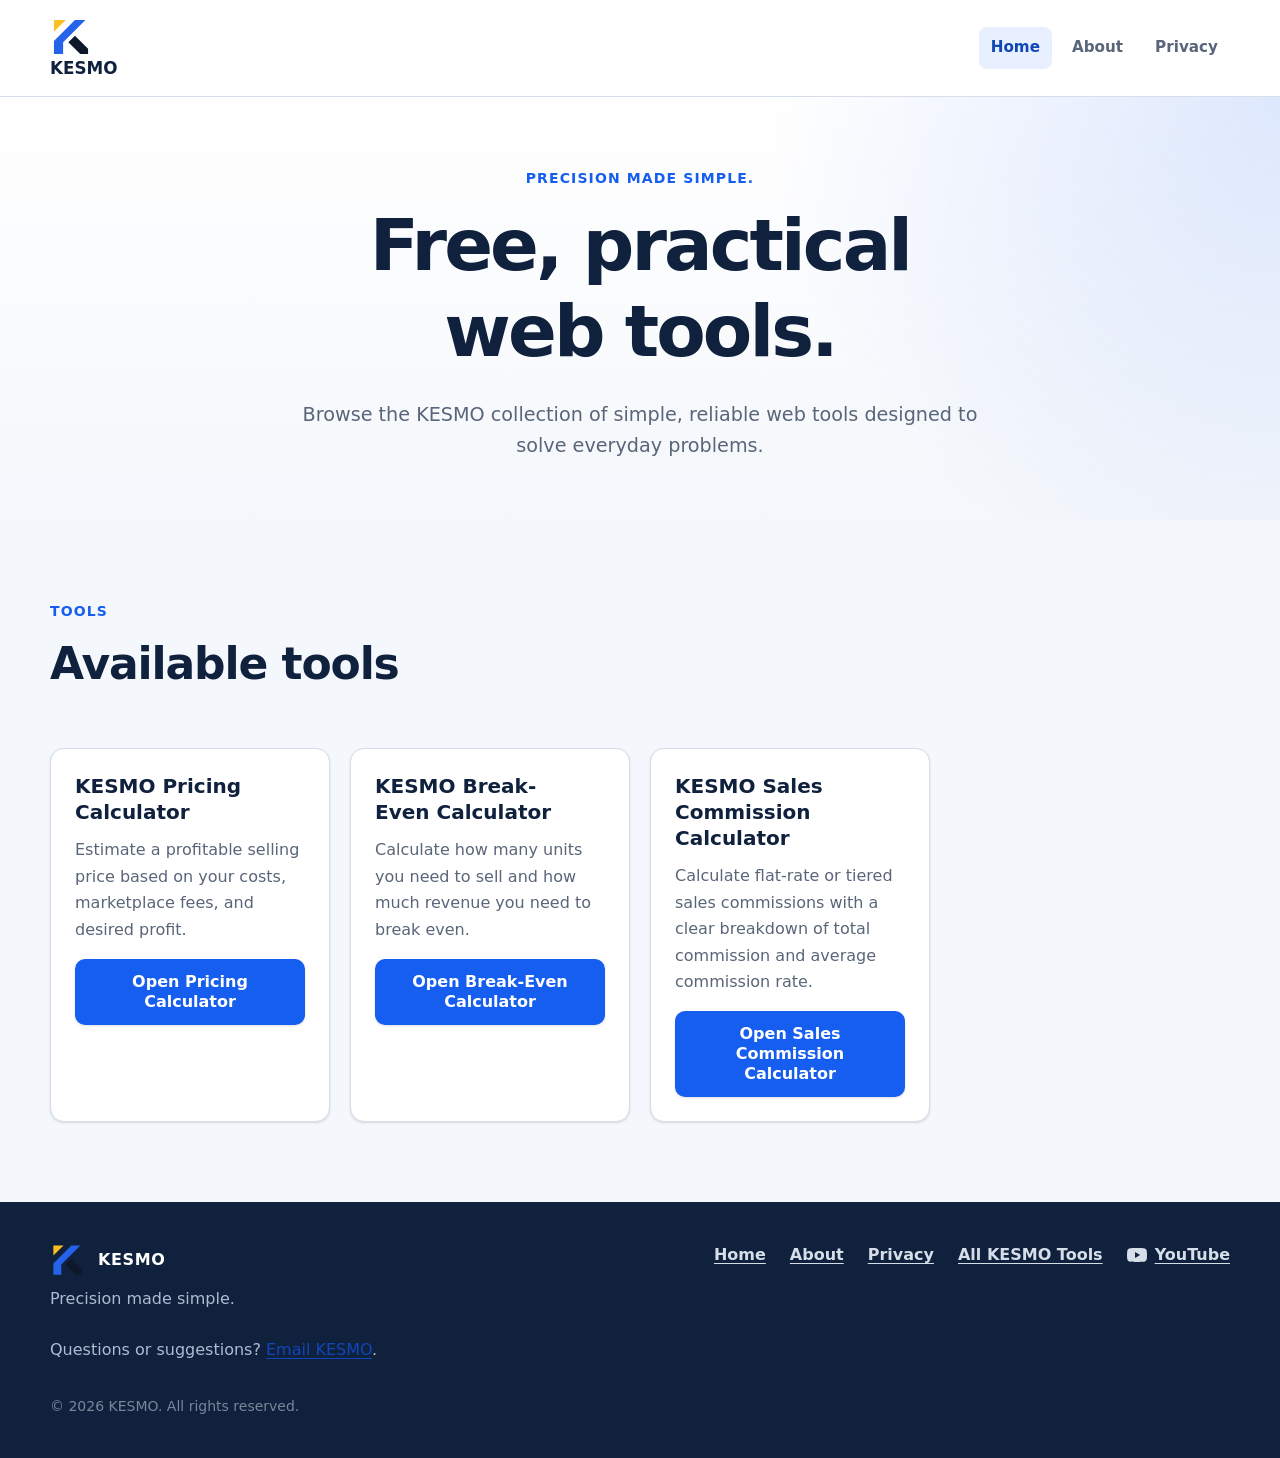
<file: index.html>
<!DOCTYPE html>
<html lang="en">
<head>
  <meta charset="utf-8">

  <meta
    name="viewport"
    content="width=device-width, initial-scale=1"
  >

  <title>KESMO | Free, Practical Web Tools</title>

  <meta
    name="description"
    content="Browse free, practical KESMO web tools designed to solve everyday problems with speed, clarity, and reliability."
  >

  <meta name="author" content="KESMO">
  <meta name="theme-color" content="#155eef">

  <link
    rel="canonical"
    href="https://kesmoworks.github.io/"
  >

  <meta property="og:type" content="website">
  <meta property="og:site_name" content="KESMO">
  <meta property="og:locale" content="en_US">
  <meta property="og:title" content="KESMO | Free, Practical Web Tools">

  <meta
    property="og:description"
    content="Browse free, practical web tools designed to solve everyday problems."
  >

  <meta
    property="og:url"
    content="https://kesmoworks.github.io/"
  >

  <meta
    property="og:image"
    content="https://kesmoworks.github.io/assets/branding/kesmo-social-share.png"
  >

  <meta
    property="og:image:alt"
    content="KESMO — Precision made simple."
  >

  <!-- X continues to use the established Twitter Card metadata names. -->
  <meta name="twitter:card" content="summary_large_image">

  <meta
    name="twitter:title"
    content="KESMO | Free, Practical Web Tools"
  >

  <meta
    name="twitter:description"
    content="Browse free, practical web tools designed to solve everyday problems."
  >

  <meta
    name="twitter:image"
    content="https://kesmoworks.github.io/assets/branding/kesmo-social-share.png"
  >

  <meta
    name="twitter:image:alt"
    content="KESMO — Precision made simple."
  >

  <link
    rel="icon"
    href="assets/branding/favicon.svg"
    type="image/svg+xml"
  >

  <link rel="stylesheet" href="styles.css">

  <meta name="google-site-verification" content="y9FbTKrU1-zomnUh6evbxn5hYtoQRTHWEYFOfh0wg40" />

  <script type="application/ld+json">
    {
      "@context": "https://schema.org",
      "@type": "WebSite",
      "name": "KESMO",
      "description": "Free, practical web tools designed to solve everyday problems.",
      "url": "https://kesmoworks.github.io/",
      "publisher": {
        "@type": "Organization",
        "name": "KESMO",
        "url": "https://kesmoworks.github.io/",
        "logo": {
          "@type": "ImageObject",
          "url": "https://kesmoworks.github.io/assets/branding/logo.svg"
        }
      }
    }
  </script>

  <script src="components.js" defer></script>
  <script src="script.js" defer></script>
</head>

<body>
  <div id="site-header"></div>

  <main id="main-content">
    <div
      id="page-hero"
      data-eyebrow="Precision made simple."
      data-title="Free, practical web tools."
      data-description="Browse the KESMO collection of simple, reliable web tools designed to solve everyday problems."
    ></div>

    <section
      class="content-section"
      aria-labelledby="tools-heading"
    >
      <div class="page-container content-container">
        <div class="section-heading">
          <p class="section-label">
            Tools
          </p>

          <h2 id="tools-heading">
            Available tools
          </h2>
        </div>

        <div class="feature-grid">
          <article class="feature-card">
            <h3>
              KESMO Pricing Calculator
            </h3>

            <p>
              Estimate a profitable selling price based on your costs,
              marketplace fees, and desired profit.
            </p>

            <p>
              <a
                class="button button-primary"
                href="https://kesmoworks.github.io/pricing-calculator/"
              >
                Open Pricing Calculator
              </a>
            </p>
          </article>

          <article class="feature-card">
            <h3>
              KESMO Break-Even Calculator
            </h3>

            <p>
              Calculate how many units you need to sell and how much
              revenue you need to break even.
            </p>

            <p>
              <a
                class="button button-primary"
                href="https://kesmoworks.github.io/break-even-calculator/"
              >
                Open Break-Even Calculator
              </a>
            </p>
          </article>
<article class="feature-card">
  <h3>
    KESMO Sales Commission Calculator
  </h3>

  <p>
    Calculate flat-rate or tiered sales commissions with a clear
    breakdown of total commission and average commission rate.
  </p>

  <p>
    <a
      class="button button-primary"
      href="https://kesmoworks.github.io/sales-commission-calculator/"
    >
      Open Sales Commission Calculator
    </a>
  </p>
</article>

        </div>
      </div>
    </section>
  </main>

  <div id="site-footer"></div>

  <noscript>
    <div class="noscript-message">
      This website works without JavaScript, but shared navigation
      may be unavailable.
    </div>
  </noscript>
</body>
</html>
</file>
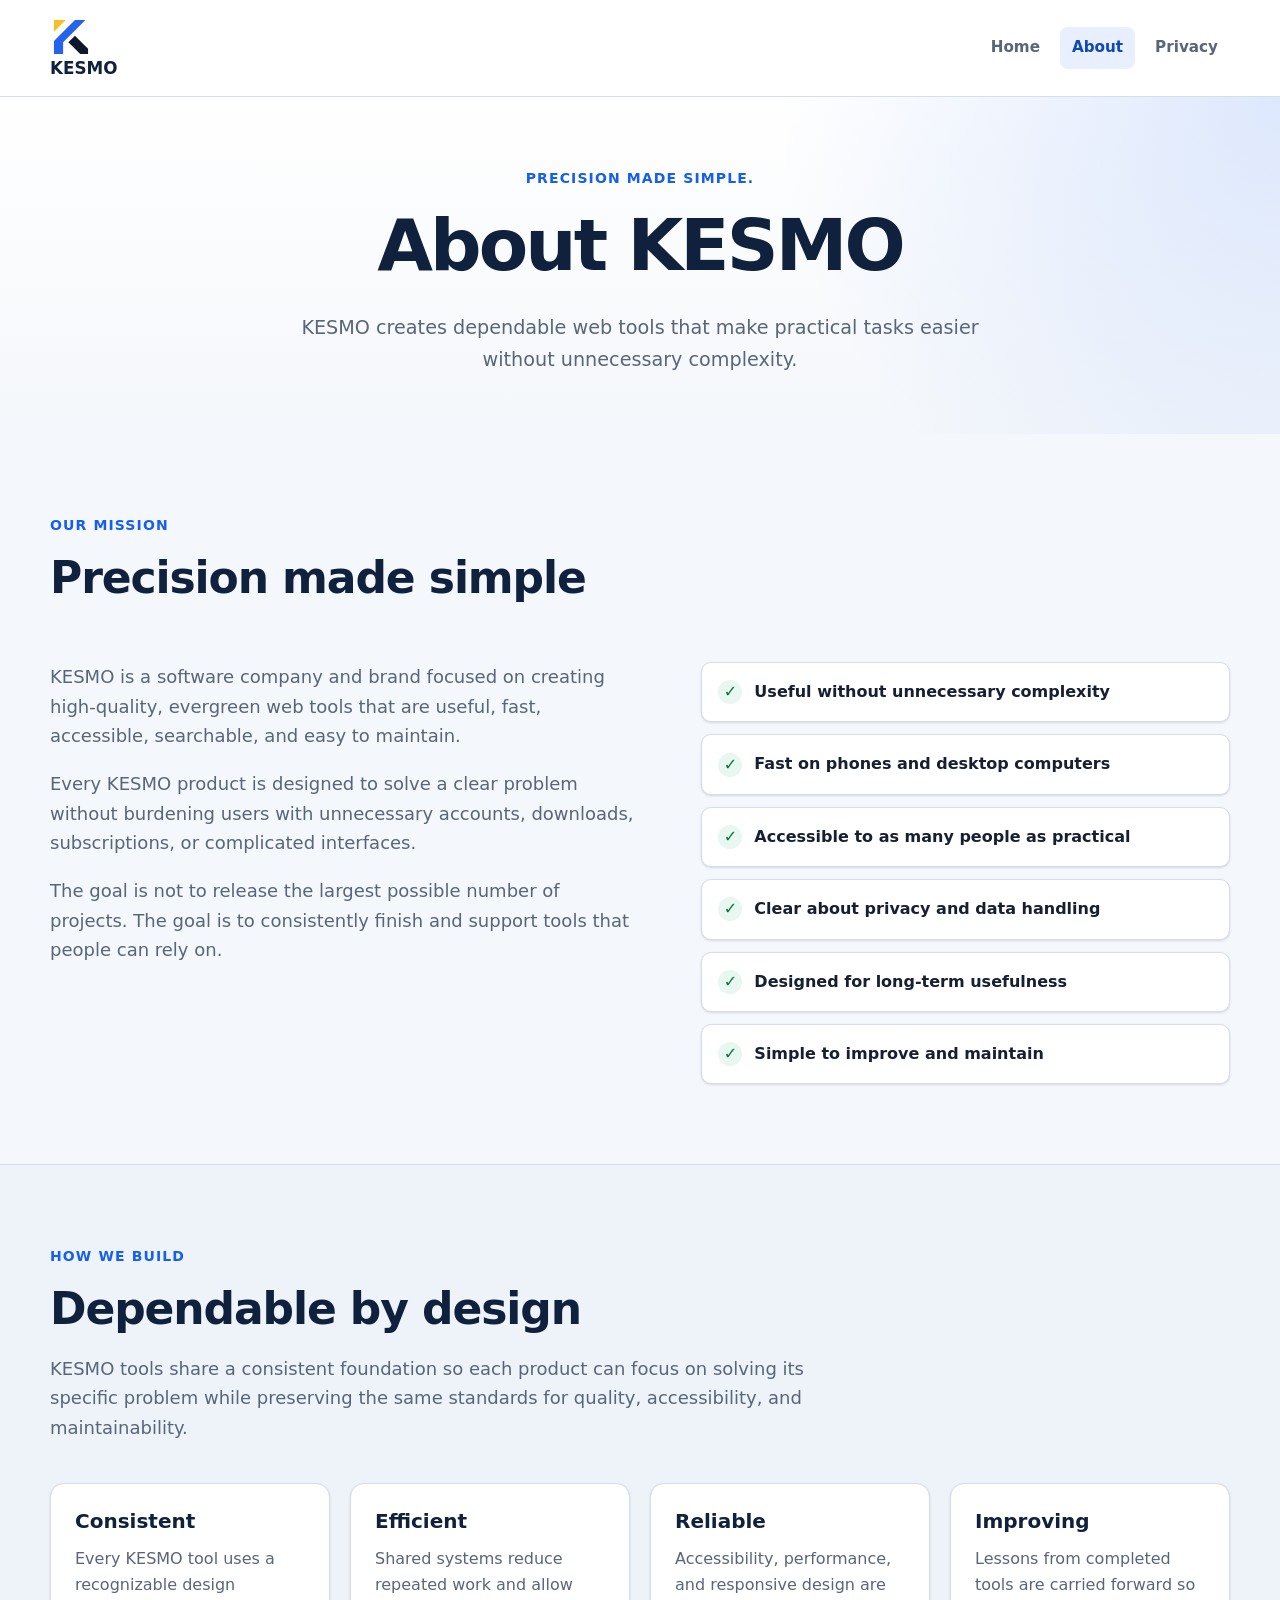
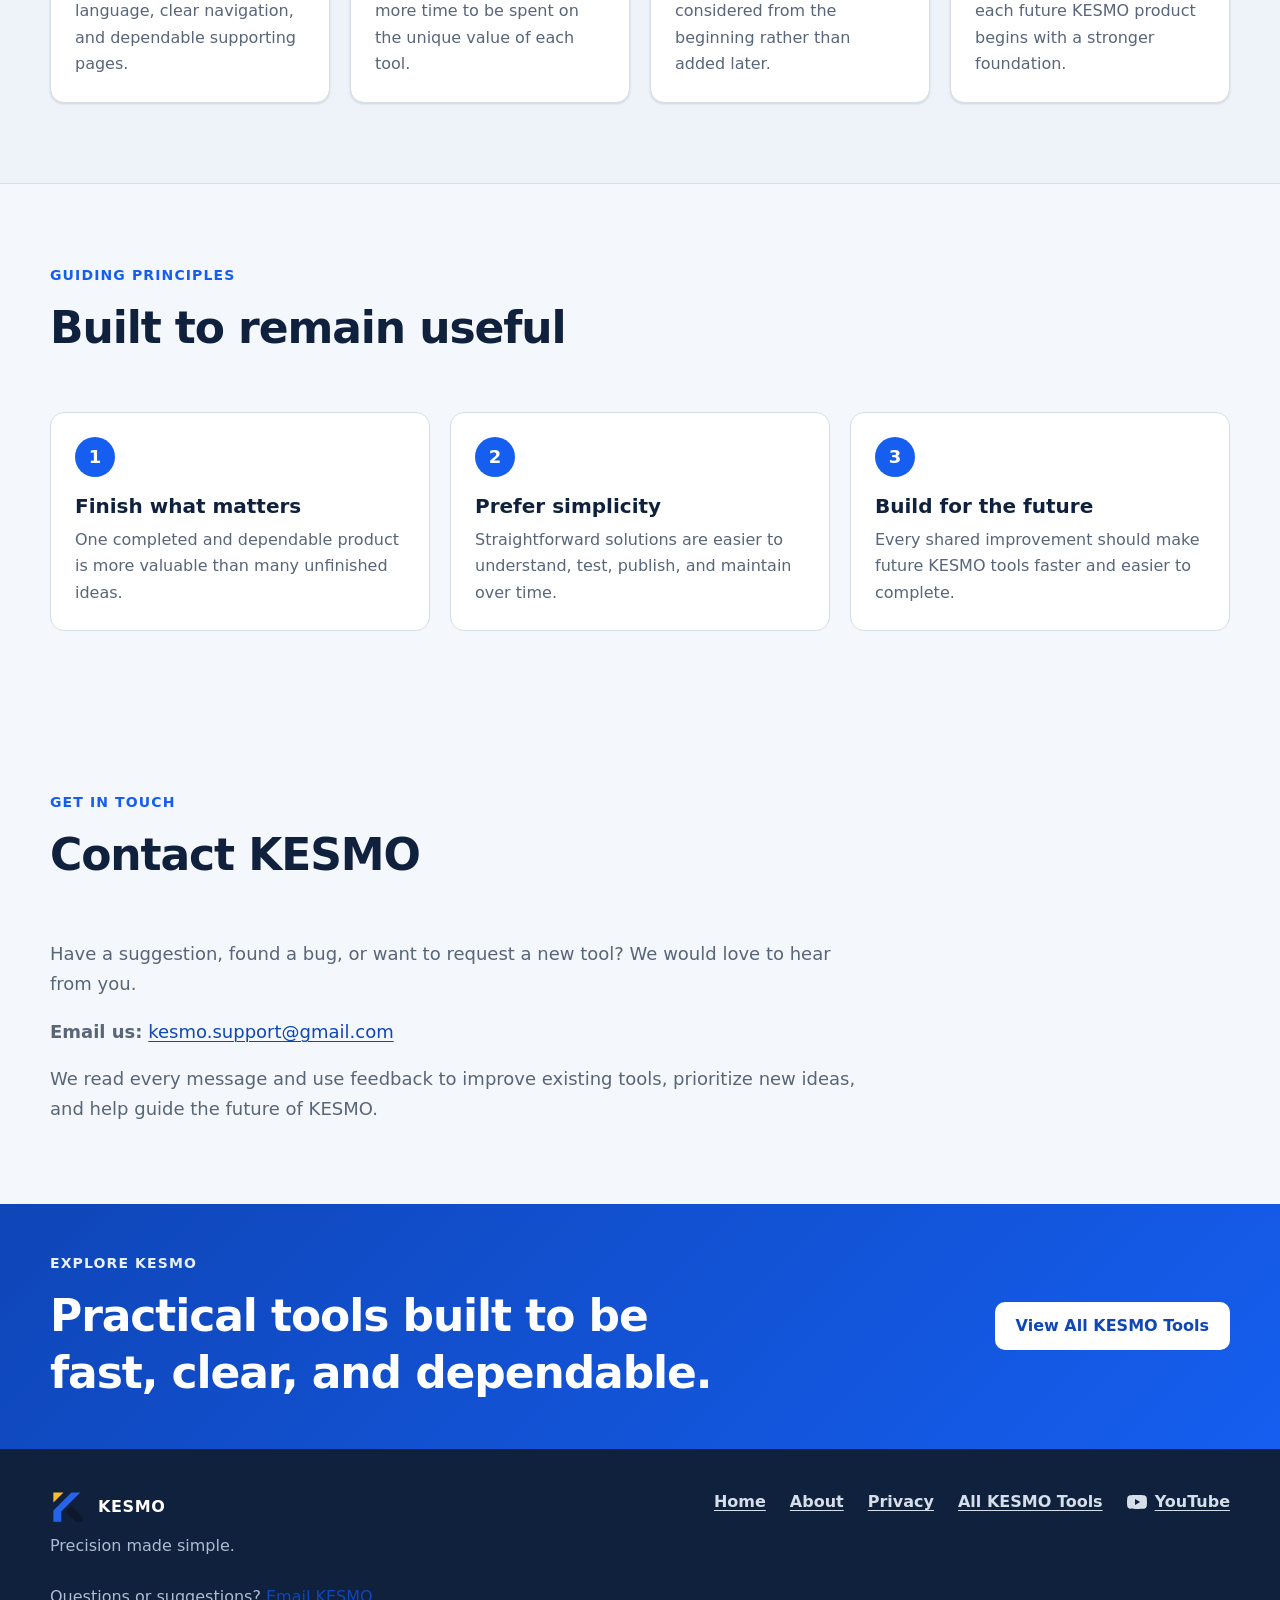
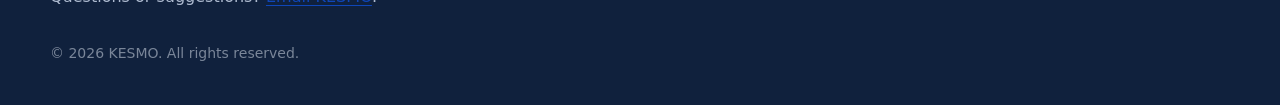
<file: about.html>
<!DOCTYPE html>
<html lang="en">
<head>
  <meta charset="utf-8">

  <meta
    name="viewport"
    content="width=device-width, initial-scale=1"
  >

  <title>About KESMO | Precision Made Simple</title>

  <meta
    name="description"
    content="Learn about KESMO and our approach to building simple, dependable, accessible web tools for everyday problems."
  >

  <meta name="author" content="KESMO">
  <meta name="theme-color" content="#155eef">

  <link
    rel="canonical"
    href="https://kesmoworks.github.io/about.html"
  >

  <meta property="og:type" content="website">
  <meta property="og:site_name" content="KESMO">
  <meta property="og:locale" content="en_US">
  <meta property="og:title" content="About KESMO">

  <meta
    property="og:description"
    content="Learn about KESMO and our approach to building simple, dependable web tools."
  >

  <meta
    property="og:url"
    content="https://kesmoworks.github.io/about.html"
  >

  <meta
    property="og:image"
    content="https://kesmoworks.github.io/assets/branding/kesmo-social-share.png"
  >

  <meta
    property="og:image:alt"
    content="KESMO — Precision made simple."
  >

  <!-- X continues to use the established Twitter Card metadata names. -->
  <meta name="twitter:card" content="summary_large_image">
  <meta name="twitter:title" content="About KESMO">

  <meta
    name="twitter:description"
    content="Learn about KESMO and our approach to building simple, dependable web tools."
  >

  <meta
    name="twitter:image"
    content="https://kesmoworks.github.io/assets/branding/kesmo-social-share.png"
  >

  <meta
    name="twitter:image:alt"
    content="KESMO — Precision made simple."
  >

  <link
    rel="icon"
    href="assets/branding/favicon.svg"
    type="image/svg+xml"
  >

  <link rel="stylesheet" href="styles.css">

  <script type="application/ld+json">
    {
      "@context": "https://schema.org",
      "@type": "AboutPage",
      "name": "About KESMO",
      "description": "Information about KESMO and our approach to building simple, dependable web tools.",
      "url": "https://kesmoworks.github.io/about.html",
      "isPartOf": {
        "@type": "WebSite",
        "name": "KESMO",
        "url": "https://kesmoworks.github.io/"
      },
      "about": {
        "@type": "Organization",
        "name": "KESMO",
        "url": "https://kesmoworks.github.io/"
      }
    }
  </script>

  <script src="components.js" defer></script>
  <script src="script.js" defer></script>
</head>

<body>
  <div id="site-header"></div>

  <main id="main-content">
    <div
      id="page-hero"
      data-eyebrow="Precision made simple."
      data-title="About KESMO"
      data-description="KESMO creates dependable web tools that make practical tasks easier without unnecessary complexity."
    ></div>

    <section
      class="content-section"
      aria-labelledby="mission-heading"
    >
      <div class="page-container content-container">
        <div class="section-heading">
          <p class="section-label">
            Our mission
          </p>

          <h2 id="mission-heading">
            Precision made simple
          </h2>
        </div>

        <div class="two-column-layout">
          <div class="prose-content">
            <p>
              KESMO is a software company and brand focused on
              creating high-quality, evergreen web tools that are
              useful, fast, accessible, searchable, and easy to
              maintain.
            </p>

            <p>
              Every KESMO product is designed to solve a clear
              problem without burdening users with unnecessary
              accounts, downloads, subscriptions, or complicated
              interfaces.
            </p>

            <p>
              The goal is not to release the largest possible number
              of projects. The goal is to consistently finish and
              support tools that people can rely on.
            </p>
          </div>

          <ul class="check-list">
            <li>Useful without unnecessary complexity</li>
            <li>Fast on phones and desktop computers</li>
            <li>Accessible to as many people as practical</li>
            <li>Clear about privacy and data handling</li>
            <li>Designed for long-term usefulness</li>
            <li>Simple to improve and maintain</li>
          </ul>
        </div>
      </div>
    </section>

    <section
      class="content-section alternate-section"
      aria-labelledby="quality-heading"
    >
      <div class="page-container content-container">
        <div class="section-heading">
          <p class="section-label">
            How we build
          </p>

          <h2 id="quality-heading">
            Dependable by design
          </h2>

          <p>
            KESMO tools share a consistent foundation so each product
            can focus on solving its specific problem while preserving
            the same standards for quality, accessibility, and
            maintainability.
          </p>
        </div>

        <div class="feature-grid">
          <article class="feature-card">
            <h3>
              Consistent
            </h3>

            <p>
              Every KESMO tool uses a recognizable design language,
              clear navigation, and dependable supporting pages.
            </p>
          </article>

          <article class="feature-card">
            <h3>
              Efficient
            </h3>

            <p>
              Shared systems reduce repeated work and allow more time
              to be spent on the unique value of each tool.
            </p>
          </article>

          <article class="feature-card">
            <h3>
              Reliable
            </h3>

            <p>
              Accessibility, performance, and responsive design are
              considered from the beginning rather than added later.
            </p>
          </article>

          <article class="feature-card">
            <h3>
              Improving
            </h3>

            <p>
              Lessons from completed tools are carried forward so each
              future KESMO product begins with a stronger foundation.
            </p>
          </article>
        </div>
      </div>
    </section>

    <section
      class="content-section"
      aria-labelledby="principles-heading"
    >
      <div class="page-container content-container">
        <div class="section-heading">
          <p class="section-label">
            Guiding principles
          </p>

          <h2 id="principles-heading">
            Built to remain useful
          </h2>
        </div>

        <ol class="step-list">
          <li>
            <span class="step-number" aria-hidden="true">
              1
            </span>

            <div>
              <h3>
                Finish what matters
              </h3>

              <p>
                One completed and dependable product is more
                valuable than many unfinished ideas.
              </p>
            </div>
          </li>

          <li>
            <span class="step-number" aria-hidden="true">
              2
            </span>

            <div>
              <h3>
                Prefer simplicity
              </h3>

              <p>
                Straightforward solutions are easier to understand,
                test, publish, and maintain over time.
              </p>
            </div>
          </li>

          <li>
            <span class="step-number" aria-hidden="true">
              3
            </span>

            <div>
              <h3>
                Build for the future
              </h3>

              <p>
                Every shared improvement should make future KESMO
                tools faster and easier to complete.
              </p>
            </div>
          </li>
        </ol>
      </div>
    </section>

    <section
      class="content-section"
      aria-labelledby="contact-heading"
    >
      <div class="page-container content-container">
        <div class="section-heading">
          <p class="section-label">
            Get in touch
          </p>

          <h2 id="contact-heading">
            Contact KESMO
          </h2>
        </div>

        <div class="prose-content">
          <p>
            Have a suggestion, found a bug, or want to request a new
            tool? We would love to hear from you.
          </p>

          <p>
            <strong>Email us:</strong>
            <a href="mailto:kesmo.support@gmail.com">
              kesmo.support@gmail.com
            </a>
          </p>

          <p>
            We read every message and use feedback to improve existing
            tools, prioritize new ideas, and help guide the future of
            KESMO.
          </p>
        </div>
      </div>
    </section>

    <section
      class="callout-section"
      aria-labelledby="callout-heading"
    >
      <div class="page-container callout-container">
        <div>
          <p class="section-label">
            Explore KESMO
          </p>

          <h2 id="callout-heading">
            Practical tools built to be fast, clear, and dependable.
          </h2>
        </div>

        <a
          class="button button-light"
          href="index.html"
        >
          View All KESMO Tools
        </a>
      </div>
    </section>
  </main>

  <div id="site-footer"></div>

  <noscript>
    <div class="noscript-message">
      Shared navigation requires JavaScript. You can return directly
      to the <a href="index.html">KESMO homepage</a>.
    </div>
  </noscript>
</body>
</html>
</file>
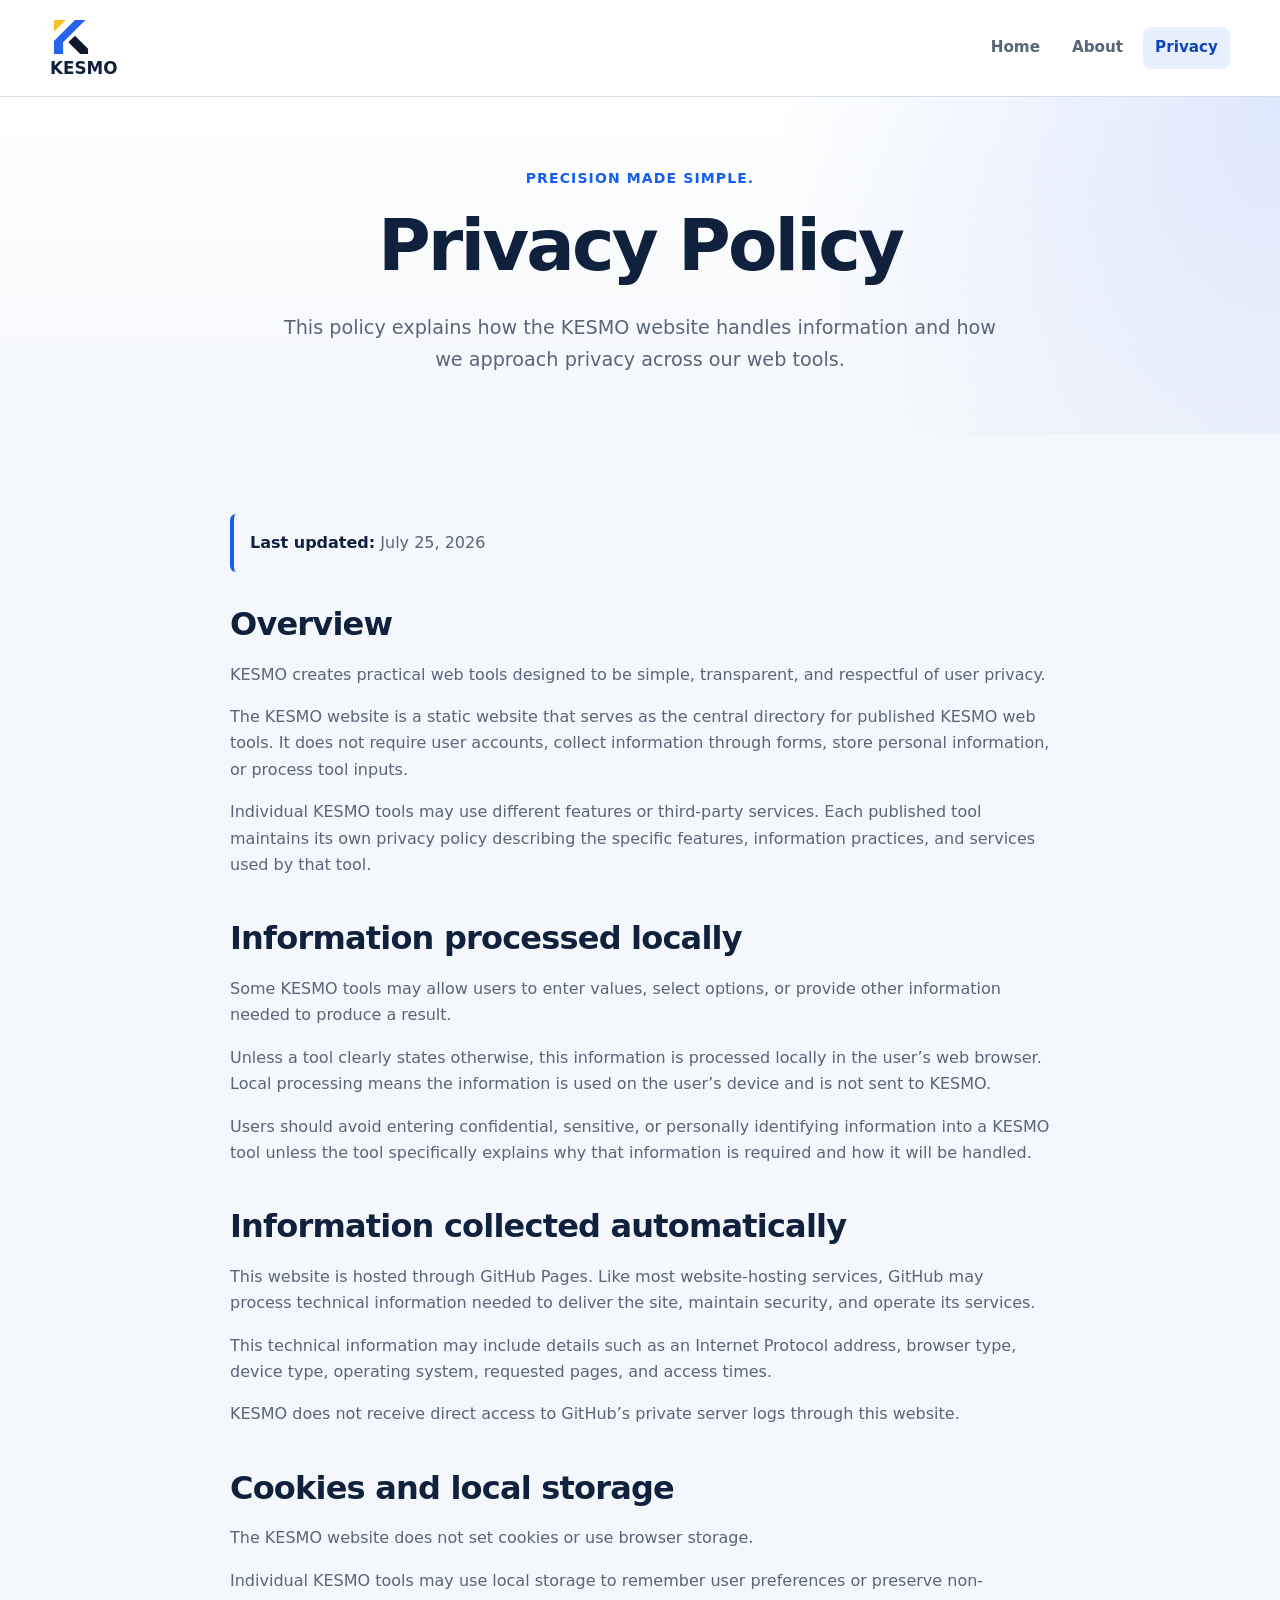
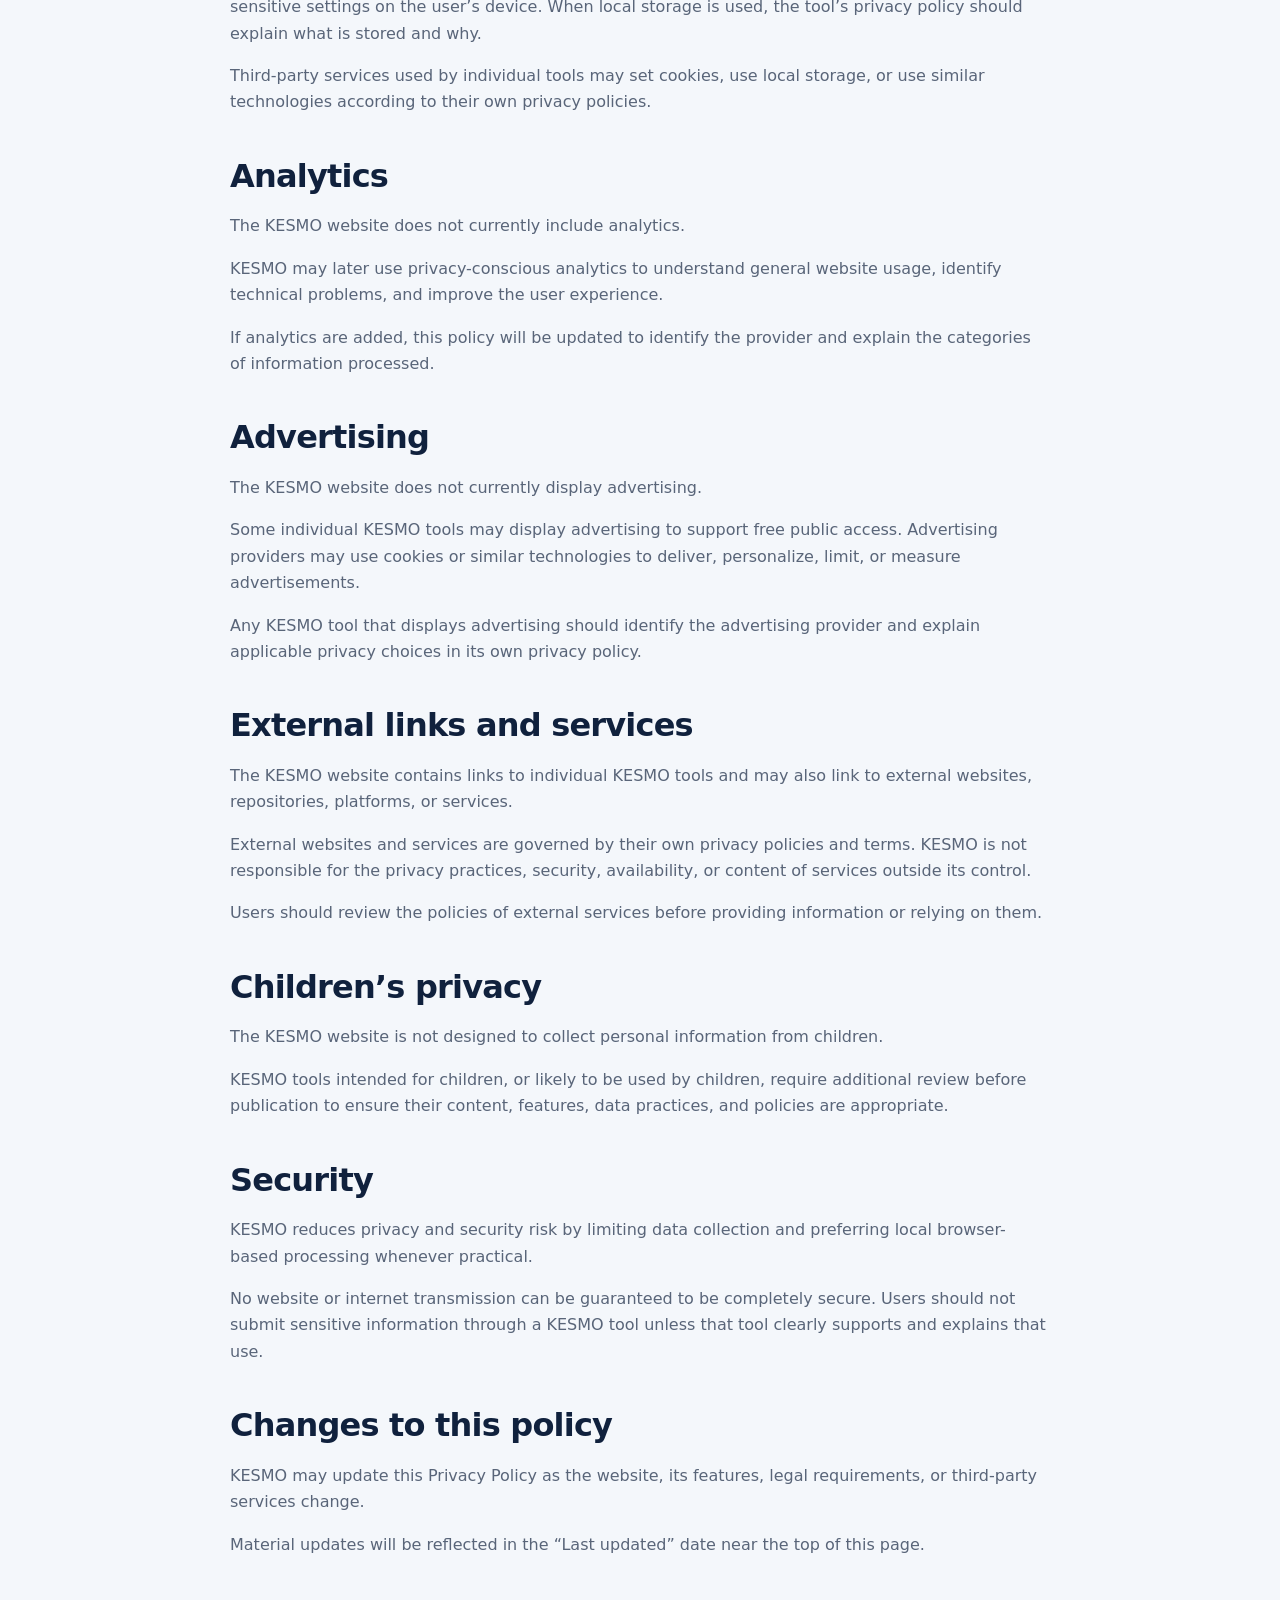
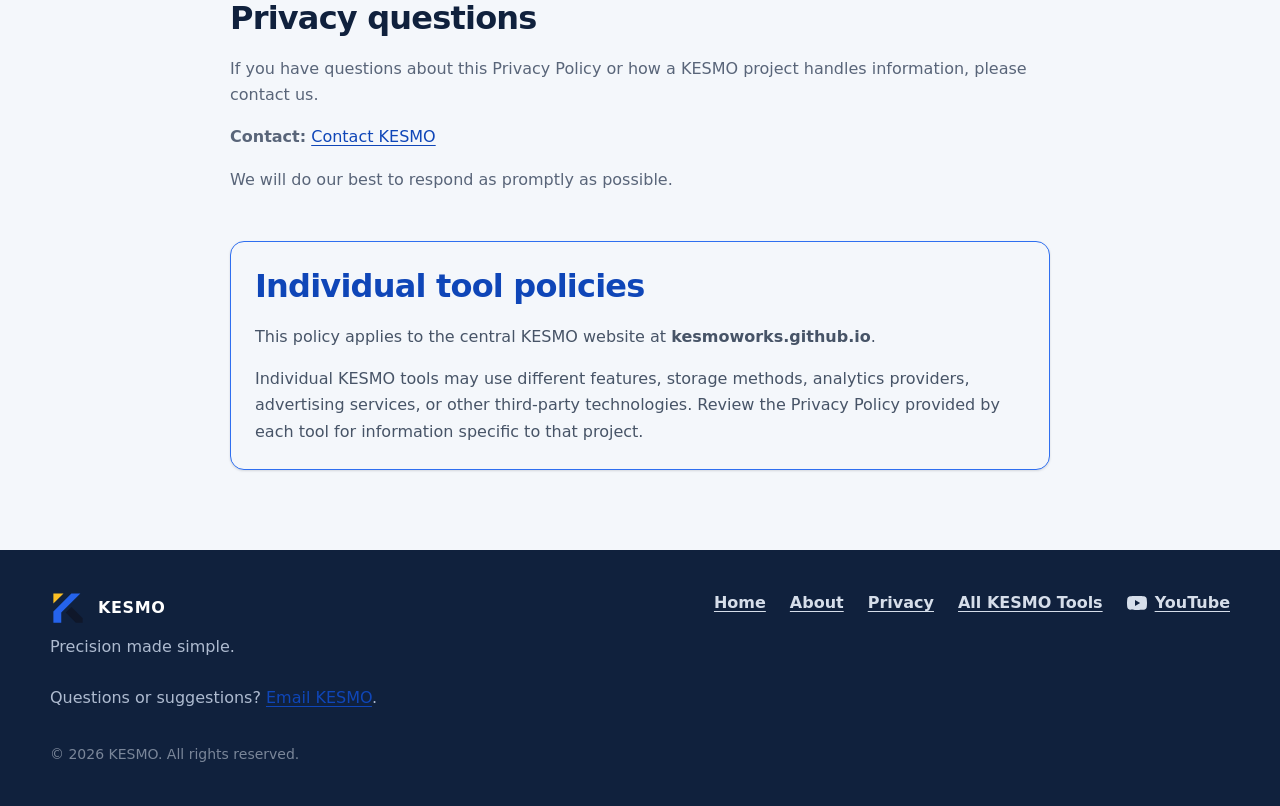
<file: privacy.html>
<!DOCTYPE html>
<html lang="en">
<head>
  <meta charset="utf-8">

  <meta
    name="viewport"
    content="width=device-width, initial-scale=1"
  >

  <title>Privacy Policy | KESMO</title>

  <meta
    name="description"
    content="Read the KESMO Privacy Policy and learn how the KESMO website approaches data collection, local processing, analytics, advertising, and external services."
  >

  <meta name="author" content="KESMO">
  <meta name="theme-color" content="#155eef">

  <link
    rel="canonical"
    href="https://kesmoworks.github.io/privacy.html"
  >

  <meta property="og:type" content="website">
  <meta property="og:site_name" content="KESMO">
  <meta property="og:locale" content="en_US">

  <meta
    property="og:title"
    content="Privacy Policy | KESMO"
  >

  <meta
    property="og:description"
    content="Learn how the KESMO website approaches privacy, local processing, analytics, advertising, and external services."
  >

  <meta
    property="og:url"
    content="https://kesmoworks.github.io/privacy.html"
  >

  <meta
    property="og:image"
    content="https://kesmoworks.github.io/assets/branding/kesmo-social-share.png"
  >

  <meta
    property="og:image:alt"
    content="KESMO — Precision made simple."
  >

  <!-- X continues to use the established Twitter Card metadata names. -->
  <meta name="twitter:card" content="summary_large_image">

  <meta
    name="twitter:title"
    content="Privacy Policy | KESMO"
  >

  <meta
    name="twitter:description"
    content="Learn how the KESMO website approaches privacy, local processing, analytics, advertising, and external services."
  >

  <meta
    name="twitter:image"
    content="https://kesmoworks.github.io/assets/branding/kesmo-social-share.png"
  >

  <meta
    name="twitter:image:alt"
    content="KESMO — Precision made simple."
  >

  <link
    rel="icon"
    href="assets/branding/favicon.svg"
    type="image/svg+xml"
  >

  <link rel="stylesheet" href="styles.css">

  <script type="application/ld+json">
    {
      "@context": "https://schema.org",
      "@type": "WebPage",
      "name": "KESMO Privacy Policy",
      "description": "Privacy information for the KESMO website and its central tool directory.",
      "url": "https://kesmoworks.github.io/privacy.html",
      "isPartOf": {
        "@type": "WebSite",
        "name": "KESMO",
        "url": "https://kesmoworks.github.io/"
      },
      "publisher": {
        "@type": "Organization",
        "name": "KESMO",
        "url": "https://kesmoworks.github.io/"
      }
    }
  </script>

  <script src="components.js" defer></script>
  <script src="script.js" defer></script>
</head>

<body>
  <div id="site-header"></div>

  <main id="main-content">
    <div
      id="page-hero"
      data-eyebrow="Precision made simple."
      data-title="Privacy Policy"
      data-description="This policy explains how the KESMO website handles information and how we approach privacy across our web tools."
    ></div>

    <section class="content-section">
      <div class="page-container">
        <article class="legal-content">
          <p class="legal-updated">
            <strong>Last updated:</strong>
            July 25, 2026
          </p>

          <section aria-labelledby="overview-heading">
            <h2 id="overview-heading">
              Overview
            </h2>

            <p>
              KESMO creates practical web tools designed to be simple,
              transparent, and respectful of user privacy.
            </p>

            <p>
              The KESMO website is a static website that serves as the
              central directory for published KESMO web tools. It does
              not require user accounts, collect information through
              forms, store personal information, or process tool inputs.
            </p>

            <p>
              Individual KESMO tools may use different features or
              third-party services. Each published tool maintains its
              own privacy policy describing the specific features,
              information practices, and services used by that tool.
            </p>
          </section>

          <section aria-labelledby="local-processing-heading">
            <h2 id="local-processing-heading">
              Information processed locally
            </h2>

            <p>
              Some KESMO tools may allow users to enter values, select
              options, or provide other information needed to produce
              a result.
            </p>

            <p>
              Unless a tool clearly states otherwise, this information
              is processed locally in the user’s web browser. Local
              processing means the information is used on the user’s
              device and is not sent to KESMO.
            </p>

            <p>
              Users should avoid entering confidential, sensitive, or
              personally identifying information into a KESMO tool
              unless the tool specifically explains why that
              information is required and how it will be handled.
            </p>
          </section>

          <section aria-labelledby="automatic-information-heading">
            <h2 id="automatic-information-heading">
              Information collected automatically
            </h2>

            <p>
              This website is hosted through GitHub Pages. Like most
              website-hosting services, GitHub may process technical
              information needed to deliver the site, maintain
              security, and operate its services.
            </p>

            <p>
              This technical information may include details such as
              an Internet Protocol address, browser type, device type,
              operating system, requested pages, and access times.
            </p>

            <p>
              KESMO does not receive direct access to GitHub’s private
              server logs through this website.
            </p>
          </section>

          <section aria-labelledby="cookies-heading">
            <h2 id="cookies-heading">
              Cookies and local storage
            </h2>

            <p>
              The KESMO website does not set cookies or use browser
              storage.
            </p>

            <p>
              Individual KESMO tools may use local storage to remember
              user preferences or preserve non-sensitive settings on
              the user’s device. When local storage is used, the
              tool’s privacy policy should explain what is stored and
              why.
            </p>

            <p>
              Third-party services used by individual tools may set
              cookies, use local storage, or use similar technologies
              according to their own privacy policies.
            </p>
          </section>

          <section aria-labelledby="analytics-heading">
            <h2 id="analytics-heading">
              Analytics
            </h2>

            <p>
              The KESMO website does not currently include analytics.
            </p>

            <p>
              KESMO may later use privacy-conscious analytics to
              understand general website usage, identify technical
              problems, and improve the user experience.
            </p>

            <p>
              If analytics are added, this policy will be updated to
              identify the provider and explain the categories of
              information processed.
            </p>
          </section>

          <section aria-labelledby="advertising-heading">
            <h2 id="advertising-heading">
              Advertising
            </h2>

            <p>
              The KESMO website does not currently display advertising.
            </p>

            <p>
              Some individual KESMO tools may display advertising to
              support free public access. Advertising providers may
              use cookies or similar technologies to deliver,
              personalize, limit, or measure advertisements.
            </p>

            <p>
              Any KESMO tool that displays advertising should identify
              the advertising provider and explain applicable privacy
              choices in its own privacy policy.
            </p>
          </section>

          <section aria-labelledby="external-links-heading">
            <h2 id="external-links-heading">
              External links and services
            </h2>

            <p>
              The KESMO website contains links to individual KESMO
              tools and may also link to external websites,
              repositories, platforms, or services.
            </p>

            <p>
              External websites and services are governed by their own
              privacy policies and terms. KESMO is not responsible for
              the privacy practices, security, availability, or
              content of services outside its control.
            </p>

            <p>
              Users should review the policies of external services
              before providing information or relying on them.
            </p>
          </section>

          <section aria-labelledby="children-heading">
            <h2 id="children-heading">
              Children’s privacy
            </h2>

            <p>
              The KESMO website is not designed to collect personal
              information from children.
            </p>

            <p>
              KESMO tools intended for children, or likely to be used
              by children, require additional review before
              publication to ensure their content, features, data
              practices, and policies are appropriate.
            </p>
          </section>

          <section aria-labelledby="security-heading">
            <h2 id="security-heading">
              Security
            </h2>

            <p>
              KESMO reduces privacy and security risk by limiting data
              collection and preferring local browser-based processing
              whenever practical.
            </p>

            <p>
              No website or internet transmission can be guaranteed to
              be completely secure. Users should not submit sensitive
              information through a KESMO tool unless that tool clearly
              supports and explains that use.
            </p>
          </section>

          <section aria-labelledby="changes-heading">
            <h2 id="changes-heading">
              Changes to this policy
            </h2>

            <p>
              KESMO may update this Privacy Policy as the website, its
              features, legal requirements, or third-party services
              change.
            </p>

            <p>
              Material updates will be reflected in the “Last updated”
              date near the top of this page.
            </p>
          </section>

          <section aria-labelledby="contact-heading">
            <h2 id="contact-heading">
              Privacy questions
            </h2>

            <p>
              If you have questions about this Privacy Policy or how a
              KESMO project handles information, please contact us.
            </p>

            <p>
              <strong>Contact:</strong>
              <a href="mailto:kesmo.support@gmail.com">
                Contact KESMO
              </a>
            </p>

            <p>
              We will do our best to respond as promptly as possible.
            </p>
          </section>

          <aside
            class="legal-notice"
            aria-labelledby="tool-policies-heading"
          >
            <h2 id="tool-policies-heading">
              Individual tool policies
            </h2>

            <p>
              This policy applies to the central KESMO website at
              <strong>kesmoworks.github.io</strong>.
            </p>

            <p>
              Individual KESMO tools may use different features,
              storage methods, analytics providers, advertising
              services, or other third-party technologies. Review the
              Privacy Policy provided by each tool for information
              specific to that project.
            </p>
          </aside>
        </article>
      </div>
    </section>
  </main>

  <div id="site-footer"></div>

  <noscript>
    <div class="noscript-message">
      Shared navigation requires JavaScript. You can return directly
      to the <a href="index.html">KESMO homepage</a>.
    </div>
  </noscript>
</body>
</html>
</file>
<file: styles.css>
/*
  KESMO Starter Kit
  Version: 1.0.0

  Shared design system for KESMO web tools.
*/

/* =========================================================
   1. Design tokens
   ========================================================= */

:root {
  --color-brand-900: #0f46b8;
  --color-brand-800: #155eef;
  --color-brand-700: #155eef;
  --color-brand-600: #2f6ff0;
  --color-brand-100: #e8f0ff;
  --color-brand-050: #f4f7fb;

  --color-slate-950: #10213d;
  --color-slate-900: #172033;
  --color-slate-800: #344054;
  --color-slate-700: #475467;
  --color-slate-600: #596579;
  --color-slate-500: #7a8699;
  --color-slate-300: #aebbd0;
  --color-slate-200: #d6deea;
  --color-slate-100: #e2e8f0;
  --color-slate-050: #edf3f8;

  --color-white: #ffffff;
  --color-black: #000000;

  --color-success-700: #087443;
  --color-success-100: #e8f7ef;

  --color-warning-700: #8a4b08;
  --color-warning-100: #fff6e5;

  --color-error-700: #b42318;
  --color-error-100: #fff0ee;

  --color-page-background: #f4f7fb;
  --color-surface: #ffffff;
  --color-surface-subtle: #edf3f8;
  --color-surface-brand: var(--color-brand-800);

  --color-text: #172033;
  --color-text-muted: #596579;
  --color-text-light: var(--color-white);
  --color-link: #0f46b8;
  --color-link-hover: #155eef;
  --color-border: #d6deea;
  --color-focus: #6f9cff;

  --font-family-sans:
    Inter,
    ui-sans-serif,
    system-ui,
    -apple-system,
    BlinkMacSystemFont,
    "Segoe UI",
    sans-serif;

  --font-size-xs: 0.75rem;
  --font-size-sm: 0.875rem;
  --font-size-base: 1rem;
  --font-size-lg: 1.125rem;
  --font-size-xl: 1.25rem;
  --font-size-2xl: 1.5rem;
  --font-size-3xl: 1.875rem;
  --font-size-4xl: 2.25rem;
  --font-size-5xl: 3rem;

  --line-height-tight: 1.2;
  --line-height-heading: 1.3;
  --line-height-body: 1.65;

  --font-weight-normal: 400;
  --font-weight-medium: 500;
  --font-weight-semibold: 600;
  --font-weight-bold: 700;
  --font-weight-extrabold: 800;

  --space-1: 0.25rem;
  --space-2: 0.5rem;
  --space-3: 0.75rem;
  --space-4: 1rem;
  --space-5: 1.25rem;
  --space-6: 1.5rem;
  --space-8: 2rem;
  --space-10: 2.5rem;
  --space-12: 3rem;
  --space-16: 4rem;
  --space-20: 5rem;

  --radius-sm: 0.375rem;
  --radius-md: 0.625rem;
  --radius-lg: 0.875rem;
  --radius-xl: 1.25rem;
  --radius-pill: 999px;

  --shadow-sm:
    0 1px 2px rgb(15 23 42 / 0.06),
    0 1px 3px rgb(15 23 42 / 0.08);

  --shadow-md:
    0 8px 24px rgb(15 23 42 / 0.08),
    0 2px 8px rgb(15 23 42 / 0.05);

  --shadow-lg:
    0 18px 48px rgb(15 23 42 / 0.12),
    0 8px 18px rgb(15 23 42 / 0.06);

  --content-width: 73.75rem;
  --reading-width: 51.25rem;

  --transition-fast: 150ms ease;
  --transition-standard: 220ms ease;
}

/* =========================================================
   2. Reset and document defaults
   ========================================================= */

*,
*::before,
*::after {
  box-sizing: border-box;
}

html {
  min-width: 20rem;
  scroll-behavior: smooth;
  text-size-adjust: 100%;
}

body {
  min-height: 100vh;
  margin: 0;
  background: var(--color-page-background);
  color: var(--color-text);
  font-family: var(--font-family-sans);
  font-size: var(--font-size-base);
  line-height: var(--line-height-body);
  text-rendering: optimizeLegibility;
  -webkit-font-smoothing: antialiased;
}

main {
  display: block;
}

img,
picture,
svg {
  display: block;
  max-width: 100%;
}

img {
  height: auto;
}

button,
input,
select,
textarea {
  color: inherit;
  font: inherit;
}

button,
a {
  -webkit-tap-highlight-color: transparent;
}

a {
  color: var(--color-link);
  text-decoration-thickness: 0.08em;
  text-underline-offset: 0.18em;
}

a:hover {
  color: var(--color-link-hover);
}

p,
h1,
h2,
h3,
ul,
ol {
  margin-top: 0;
}

p:last-child,
ul:last-child,
ol:last-child {
  margin-bottom: 0;
}

h1,
h2,
h3 {
  color: var(--color-slate-950);
  font-weight: var(--font-weight-bold);
  line-height: var(--line-height-heading);
  text-wrap: balance;
}

h1 {
  margin-bottom: var(--space-6);
  font-size: clamp(2.25rem, 7vw, 4.5rem);
  font-weight: var(--font-weight-extrabold);
  letter-spacing: -0.04em;
  line-height: var(--line-height-tight);
}

h2 {
  margin-bottom: var(--space-4);
  font-size: clamp(1.75rem, 4vw, 2.75rem);
  letter-spacing: -0.025em;
}

h3 {
  margin-bottom: var(--space-3);
  font-size: var(--font-size-xl);
}

::selection {
  background: var(--color-brand-100);
  color: var(--color-brand-900);
}

/* =========================================================
   3. Accessibility
   ========================================================= */

.skip-link {
  position: fixed;
  z-index: 1000;
  top: var(--space-3);
  left: var(--space-3);
  padding: var(--space-3) var(--space-4);
  border-radius: var(--radius-md);
  background: var(--color-slate-950);
  color: var(--color-white);
  font-weight: var(--font-weight-semibold);
  text-decoration: none;
  transform: translateY(-200%);
  transition: transform var(--transition-fast);
}

.skip-link:focus {
  color: var(--color-white);
  transform: translateY(0);
}

:focus-visible {
  outline: 3px solid var(--color-focus);
  outline-offset: 3px;
}

:focus:not(:focus-visible) {
  outline: none;
}

/* =========================================================
   4. Shared layout
   ========================================================= */

.page-container {
  width: min(100% - 32px, var(--content-width));
  margin-inline: auto;
}

.content-container {
  display: grid;
  gap: var(--space-10);
}

.content-section {
  padding-block: var(--space-16);
}

.alternate-section {
  background: var(--color-surface-subtle);
  border-block: 1px solid var(--color-border);
}

.section-heading {
  max-width: var(--reading-width);
}

.section-heading > p:not(.section-label) {
  color: var(--color-text-muted);
  font-size: var(--font-size-lg);
}

.section-label,
.eyebrow {
  margin-bottom: var(--space-3);
  color: var(--color-brand-700);
  font-size: var(--font-size-sm);
  font-weight: var(--font-weight-bold);
  letter-spacing: 0.08em;
  text-transform: uppercase;
}

.prose-content {
  max-width: var(--reading-width);
  color: var(--color-text-muted);
  font-size: var(--font-size-lg);
}

/* =========================================================
   5. Header and navigation
   ========================================================= */

.site-header {
  position: relative;
  z-index: 10;
  background: var(--color-surface);
  border-bottom: 1px solid var(--color-border);
}

.site-header .page-container {
  display: flex;
  flex-direction: column;
  gap: 12px;
  padding-block: 16px;
}

.site-name {
  color: var(--color-slate-950);
  font-size: 1.05rem;
  font-weight: var(--font-weight-extrabold);
  line-height: 1.3;
  text-decoration: none;
}

.site-name:hover {
  color: var(--color-brand-900);
}

.site-logo {
  display: block;
  width: 42px;
  height: 42px;
  flex-shrink: 0;
}

.site-navigation {
  display: flex;
  flex-wrap: wrap;
  gap: 8px;
}

.site-navigation a {
  display: inline-flex;
  min-height: 42px;
  align-items: center;
  justify-content: center;
  padding: 8px 12px;
  border-radius: 8px;
  color: var(--color-text-muted);
  font-size: 0.95rem;
  font-weight: var(--font-weight-bold);
  text-decoration: none;
}

.site-navigation a:hover {
  background: var(--color-surface-subtle);
  color: var(--color-slate-950);
}

.site-navigation a[aria-current="page"] {
  background: var(--color-brand-100);
  color: var(--color-brand-900);
}

.footer-site-brand {
  display: inline-flex;
  align-items: center;
  gap: var(--space-3);
  width: fit-content;
  color: var(--color-white);
  font-weight: var(--font-weight-extrabold);
  letter-spacing: 0.04em;
  text-decoration: none;
}

.footer-site-brand:hover {
  color: var(--color-brand-100);
}

/* =========================================================
   6. Hero
   ========================================================= */

.hero-section {
  position: relative;
  overflow: hidden;
  padding-block: 52px 44px;
  background:
    radial-gradient(
      circle at top right,
      rgb(21 94 239 / 0.14),
      transparent 38%
    ),
    linear-gradient(
      180deg,
      #ffffff 0%,
      #f4f7fb 100%
    );
}

.hero-container {
  max-width: 53.75rem;
  text-align: center;
}

.hero-description {
  max-width: 45rem;
  margin-inline: auto;
  margin-bottom: var(--space-8);
  color: var(--color-text-muted);
  font-size: clamp(1rem, 3vw, 1.2rem);
}

.button-group {
  display: flex;
  flex-direction: column;
  gap: var(--space-3);
  align-items: stretch;
  justify-content: center;
}

/* =========================================================
   7. Buttons
   ========================================================= */

.button {
  display: inline-flex;
  min-height: 3rem;
  align-items: center;
  justify-content: center;
  padding: 0.75rem 1.25rem;
  border: 1px solid transparent;
  border-radius: var(--radius-md);
  font-weight: var(--font-weight-bold);
  line-height: 1.25;
  text-align: center;
  text-decoration: none;
  cursor: pointer;
  transition:
    background-color var(--transition-fast),
    border-color var(--transition-fast),
    color var(--transition-fast),
    box-shadow var(--transition-fast),
    transform var(--transition-fast);
}

.button:hover {
  transform: translateY(-1px);
}

.button:active {
  transform: translateY(0);
}

.button-primary {
  background: var(--color-brand-800);
  color: var(--color-white);
  box-shadow: var(--shadow-sm);
}

.button-primary:hover {
  background: var(--color-brand-900);
  color: var(--color-white);
  box-shadow: var(--shadow-md);
}

.button-secondary {
  background: var(--color-white);
  border-color: var(--color-slate-300);
  color: var(--color-slate-900);
}

.button-secondary:hover {
  background: var(--color-slate-050);
  border-color: var(--color-slate-500);
  color: var(--color-slate-950);
}

.button-light {
  background: var(--color-white);
  color: var(--color-brand-900);
}

.button-light:hover {
  background: var(--color-brand-050);
  color: var(--color-brand-900);
}

/* =========================================================
   8. Feature cards
   ========================================================= */

.feature-grid {
  display: grid;
  grid-template-columns: 1fr;
  gap: var(--space-5);
}

.feature-card {
  padding: var(--space-6);
  border: 1px solid var(--color-border);
  border-radius: var(--radius-lg);
  background: var(--color-surface);
  box-shadow: var(--shadow-sm);
  transition:
    border-color var(--transition-standard),
    box-shadow var(--transition-standard),
    transform var(--transition-standard);
}

.feature-card:hover {
  border-color: var(--color-brand-600);
  box-shadow: var(--shadow-md);
  transform: translateY(-2px);
}

.feature-card p {
  color: var(--color-text-muted);
}

/* =========================================================
   9. Standards and checklist
   ========================================================= */

.two-column-layout {
  display: grid;
  gap: var(--space-8);
}

.check-list {
  display: grid;
  gap: var(--space-3);
  margin: 0;
  padding: 0;
  list-style: none;
}

.check-list li {
  position: relative;
  padding: var(--space-4) var(--space-4) var(--space-4) 3.25rem;
  border: 1px solid var(--color-border);
  border-radius: var(--radius-md);
  background: var(--color-white);
  font-weight: var(--font-weight-semibold);
  box-shadow: var(--shadow-sm);
}

.check-list li::before {
  position: absolute;
  top: 50%;
  left: var(--space-4);
  width: 1.5rem;
  height: 1.5rem;
  border-radius: 50%;
  background: var(--color-success-100);
  color: var(--color-success-700);
  content: "✓";
  font-weight: var(--font-weight-bold);
  line-height: 1.5rem;
  text-align: center;
  transform: translateY(-50%);
}

/* =========================================================
   10. Workflow steps
   ========================================================= */

.step-list {
  display: grid;
  gap: var(--space-5);
  margin: 0;
  padding: 0;
  list-style: none;
}

.step-list li {
  display: grid;
  grid-template-columns: auto 1fr;
  gap: var(--space-4);
  align-items: start;
  padding: var(--space-6);
  border: 1px solid var(--color-border);
  border-radius: var(--radius-lg);
  background: var(--color-surface);
}

.step-number {
  display: inline-flex;
  width: 2.5rem;
  height: 2.5rem;
  align-items: center;
  justify-content: center;
  border-radius: 50%;
  background: var(--color-brand-800);
  color: var(--color-white);
  font-size: var(--font-size-lg);
  font-weight: var(--font-weight-bold);
}

.step-list h3 {
  margin-bottom: var(--space-2);
}

.step-list p {
  color: var(--color-text-muted);
}

/* =========================================================
   11. Callout
   ========================================================= */

.callout-section {
  padding-block: var(--space-12);
  background:
    linear-gradient(
      135deg,
      var(--color-brand-900),
      var(--color-brand-700)
    );
  color: var(--color-text-light);
}

.callout-container {
  display: grid;
  gap: var(--space-6);
  align-items: center;
}

.callout-section .section-label {
  color: var(--color-brand-100);
}

.callout-section h2 {
  max-width: 50rem;
  margin-bottom: 0;
  color: var(--color-white);
}

/* =========================================================
   12. Footer
   ========================================================= */

.site-footer {
  padding-block: var(--space-10);
  background: var(--color-slate-950);
  color: var(--color-slate-300);
}

.footer-container {
  display: grid;
  gap: var(--space-8);
}

.footer-brand {
  display: grid;
  gap: var(--space-2);
}

.footer-site-brand {
  color: var(--color-white);
}

.footer-site-brand:hover {
  color: var(--color-brand-100);
}

.footer-logo {
  width: 2.25rem;
  height: 2.25rem;
}

.footer-brand p {
  color: var(--color-slate-300);
}

.footer-navigation {
  display: flex;
  flex-wrap: wrap;
  gap: var(--space-3) var(--space-6);
}

.footer-navigation a {
  color: var(--color-slate-200);
  font-weight: var(--font-weight-semibold);
}

.youtube-link {
  display: inline-flex;
  align-items: center;
  gap: var(--space-2);
}

.youtube-icon {
  width: 1.25rem;
  height: 1.25rem;
  flex-shrink: 0;
}

.copyright {
  margin-bottom: 0;
  color: var(--color-slate-500);
  font-size: var(--font-size-sm);
}

/* =========================================================
   13. Legal content
   ========================================================= */

.legal-content {
  max-width: var(--reading-width);
  margin-inline: auto;
}

.legal-content section {
  margin-top: var(--space-10);
}

.legal-content section:first-of-type {
  margin-top: var(--space-8);
}

.legal-content h2 {
  margin-bottom: var(--space-4);
  font-size: clamp(1.5rem, 3vw, 2rem);
}

.legal-content p,
.legal-content li {
  color: var(--color-text-muted);
}

.legal-updated {
  margin-bottom: var(--space-8);
  padding: var(--space-4);
  border-left: 0.25rem solid var(--color-brand-700);
  border-radius: var(--radius-sm);
  background: var(--color-brand-050);
  color: var(--color-slate-800);
}

.legal-updated strong {
  color: var(--color-slate-950);
}

.legal-notice {
  margin-top: var(--space-12);
  padding: var(--space-6);
  border: 1px solid var(--color-brand-600);
  border-radius: var(--radius-lg);
  background: var(--color-brand-050);
  box-shadow: var(--shadow-sm);
}

.legal-notice h2 {
  color: var(--color-brand-900);
}

.legal-notice p {
  color: var(--color-slate-700);
}

/* =========================================================
   14. JavaScript-disabled message
   ========================================================= */

.noscript-message {
  padding: var(--space-4);
  border-top: 1px solid var(--color-warning-700);
  background: var(--color-warning-100);
  color: var(--color-warning-700);
  font-weight: var(--font-weight-semibold);
  text-align: center;
}

/* =========================================================
   15. Tablet layout
   ========================================================= */

@media (min-width: 40rem) {
  .page-container {
    width: min(100% - 48px, var(--content-width));
  }

  .site-header .page-container {
  flex-direction: row;
  align-items: center;
  justify-content: space-between;
}

   .button-group {
    flex-direction: row;
    align-items: center;
    justify-content: center;
  }

  .feature-grid {
    grid-template-columns: repeat(2, minmax(0, 1fr));
  }

  .callout-container {
    grid-template-columns: minmax(0, 1fr) auto;
  }
}

/* =========================================================
   16. Desktop layout
   ========================================================= */

@media (min-width: 64rem) {
  .content-section {
    padding-block: var(--space-20);
  }

  .hero-section {
    padding-block: 70px 58px;
  }

  .feature-grid {
    grid-template-columns: repeat(4, minmax(0, 1fr));
  }

  .two-column-layout {
    grid-template-columns: minmax(0, 1fr) minmax(20rem, 0.9fr);
    gap: var(--space-16);
    align-items: start;
  }

  .step-list {
    grid-template-columns: repeat(3, minmax(0, 1fr));
  }

  .step-list li {
    grid-template-columns: 1fr;
  }

  .footer-container {
    grid-template-columns: minmax(15rem, 1fr) auto;
    align-items: start;
  }

  .copyright {
    grid-column: 1 / -1;
  }
}

/* =========================================================
   17. Large displays
   ========================================================= */

@media (min-width: 80rem) {
  .page-container {
    width: min(100% - 48px, var(--content-width));
  }
}

/* =========================================================
   18. Reduced motion
   ========================================================= */

@media (prefers-reduced-motion: reduce) {
  html {
    scroll-behavior: auto;
  }

  *,
  *::before,
  *::after {
    scroll-behavior: auto !important;
    transition-duration: 0.01ms !important;
    transition-delay: 0ms !important;
    animation-duration: 0.01ms !important;
    animation-iteration-count: 1 !important;
  }

  .button:hover,
  .feature-card:hover {
    transform: none;
  }
}

/* =========================================================
   19. Print styles
   ========================================================= */

@media print {
  .skip-link,
  .site-navigation,
  .button-group,
  .callout-section,
  .footer-navigation,
  .noscript-message {
    display: none;
  }

  body {
    background: var(--color-white);
    color: var(--color-black);
  }

  .site-header,
  .site-footer,
  .alternate-section {
    background: var(--color-white);
    color: var(--color-black);
  }

  .site-header,
  .alternate-section {
    border-color: #999999;
  }

  .feature-card,
  .step-list li,
  .check-list li {
    break-inside: avoid;
    box-shadow: none;
  }

  a {
    color: var(--color-black);
    text-decoration: underline;
  }
}
</file>
